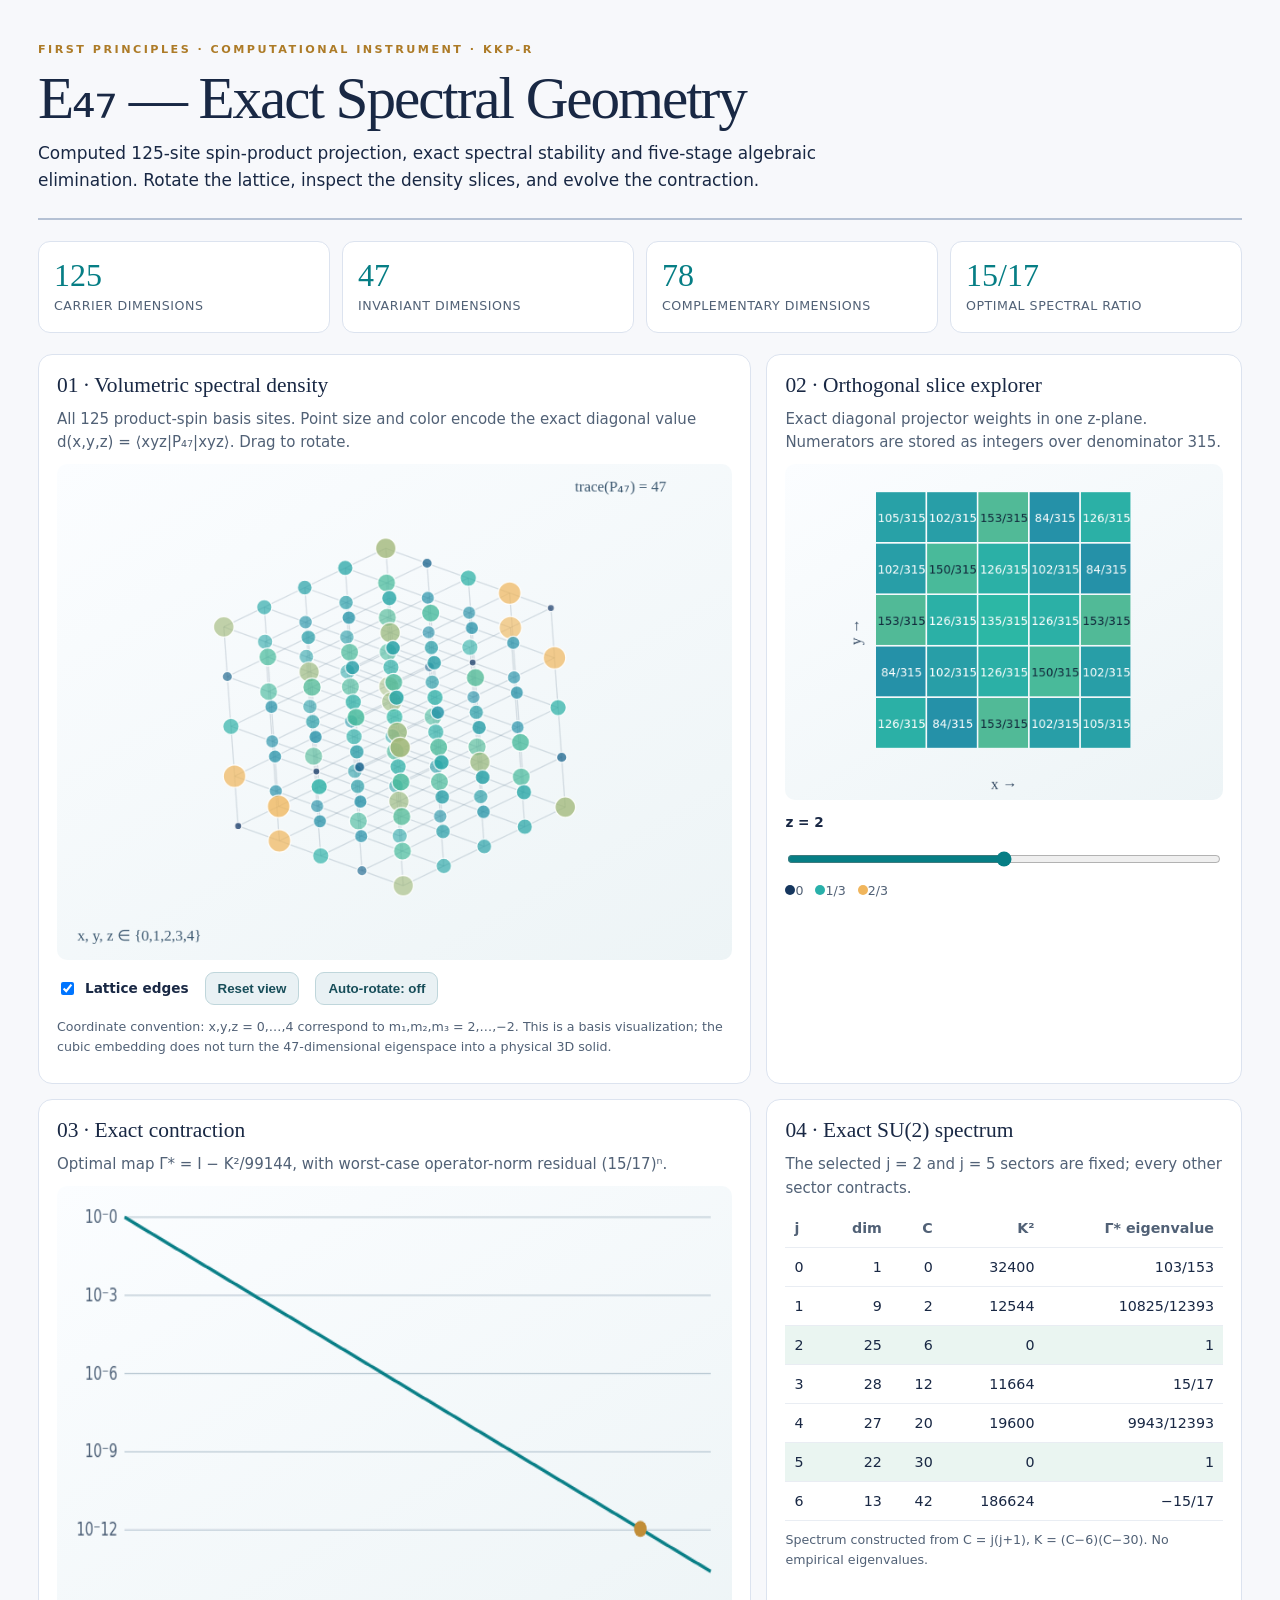
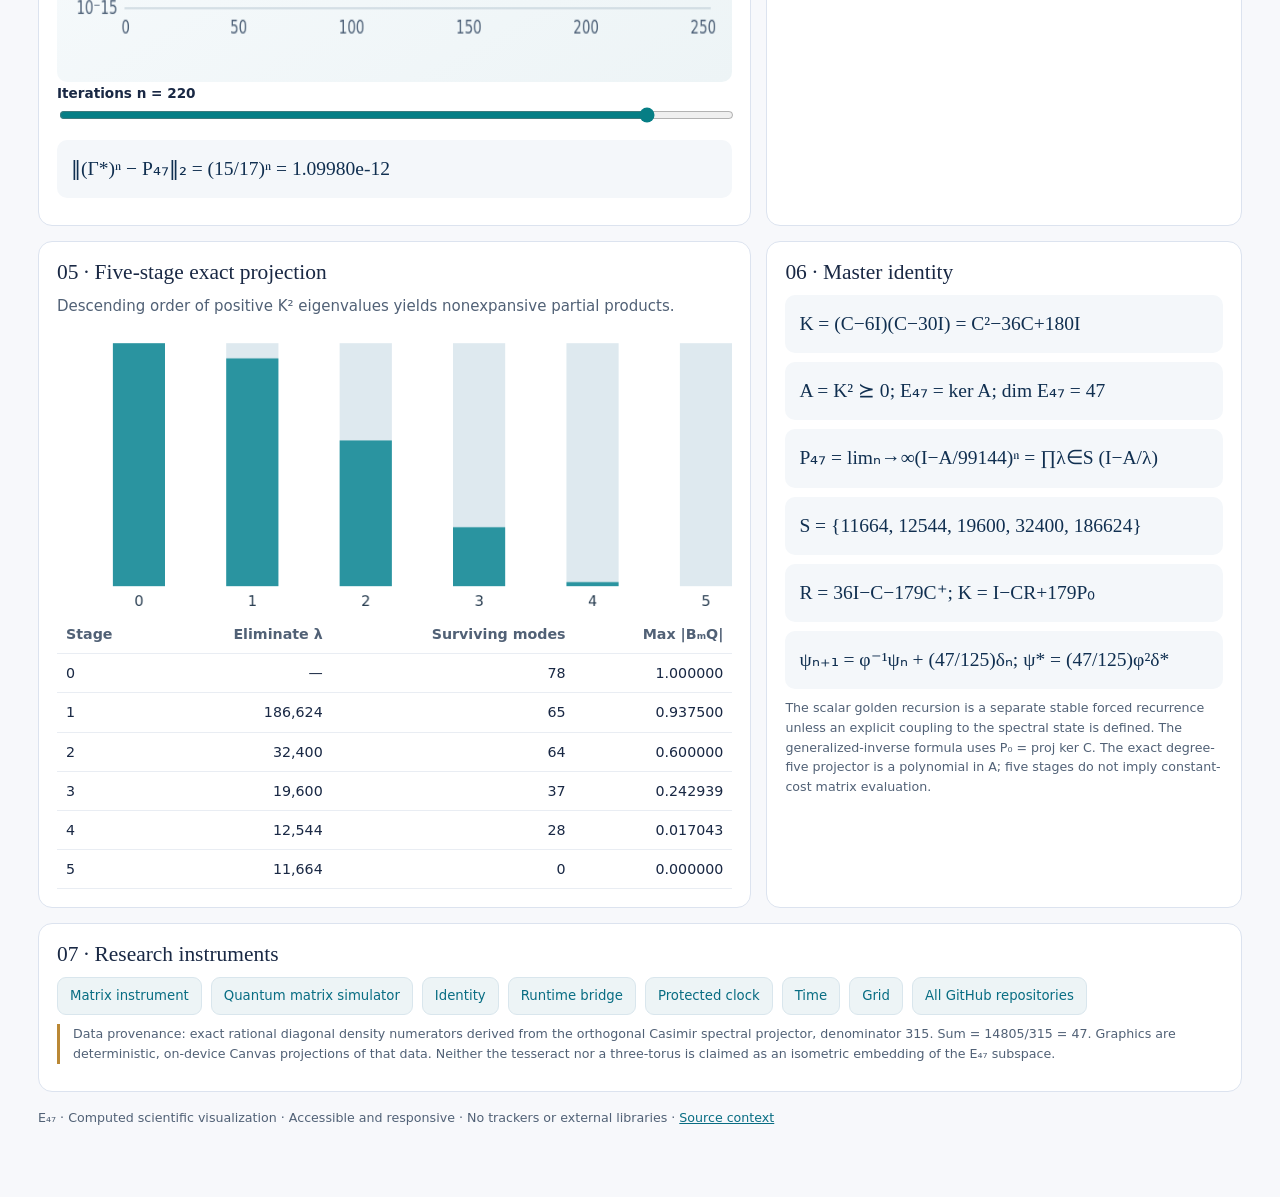
<file: e47-geometry/index.html>
<!doctype html>
<html lang="en"><head><meta charset="utf-8"><meta name="viewport" content="width=device-width, initial-scale=1">
<meta name="theme-color" content="#f7f8fb"><meta name="description" content="E47 exact computed geometry: projector-density lattice, five slices, spectrum, recursive and five-stage contraction.">
<title>E47 | Exact Spectral Geometry & Recursive Intelligence</title>
<style>
:root{color-scheme:light;--ink:#192844;--sub:#516176;--line:#dce3ef;--teal:#067e85;--gold:#ba8835;--bg:#f7f8fb}*{box-sizing:border-box}body{margin:0;background:var(--bg);color:var(--ink);font:15px/1.55 system-ui,-apple-system,Segoe UI,Arial,sans-serif}a{color:#086d83}main{max-width:1240px;margin:auto;padding:26px 18px 70px}header{padding:15px 0 25px;border-bottom:2px solid #b5c1d4}header .over{font-size:.7rem;letter-spacing:.22em;text-transform:uppercase;color:#ad7b27;font-weight:750}h1{font:normal clamp(2rem,5vw,3.7rem)/1.08 Georgia,Times New Roman,serif;letter-spacing:-.035em;margin:9px 0}h2{font:normal 1.34rem Georgia,serif;margin:0 0 10px}h3{margin:0 0 8px;font-size:1rem}p{margin:9px 0;color:var(--sub)}.lead{font-size:1.06rem;max-width:800px}.metrics{display:grid;grid-template-columns:repeat(4,minmax(0,1fr));gap:12px;margin:21px 0}.metric{background:white;padding:15px;border:1px solid var(--line);border-radius:12px}.metric strong{display:block;font:normal 2rem Georgia,serif;color:var(--teal)}.metric span{color:var(--sub);font-size:.79rem;text-transform:uppercase;letter-spacing:.04em}.grid{display:grid;grid-template-columns:minmax(0,1.5fr) minmax(300px,1fr);gap:15px;margin:16px 0}.card{background:white;border:1px solid var(--line);border-radius:14px;padding:18px;min-width:0}.wide{grid-column:1/-1}.plot{display:block;width:100%;height:auto;aspect-ratio:1.36;border-radius:10px;background:linear-gradient(150deg,#fbfdff,#edf4f6)}.slice{aspect-ratio:1.3}label{font-weight:650;font-size:.85rem}input[type=range]{width:100%;accent-color:var(--teal)}.controls{display:flex;gap:16px;align-items:center;flex-wrap:wrap;margin:12px 0}button{background:#e9f1f4;border:1px solid #bfd6db;border-radius:9px;padding:8px 12px;color:#174d59;font-weight:650;cursor:pointer}.switch{display:flex;align-items:center;gap:8px}table{border-collapse:collapse;width:100%;font-size:.89rem}th,td{text-align:right;padding:8px 9px;border-bottom:1px solid #e9edf3;font-variant-numeric:tabular-nums}th:first-child,td:first-child{text-align:left}th{font-weight:700;color:#516176}.equation{background:#f4f7fa;border-radius:10px;padding:14px;margin:9px 0;overflow-wrap:anywhere;font-family:Cambria,Georgia,serif;font-size:clamp(.85rem,1.7vw,1.22rem);color:#102f50}.caption{font-size:.79rem;color:var(--sub)}.legend{display:flex;gap:12px;align-items:center;flex-wrap:wrap}.swatch{height:10px;width:10px;display:inline-block;border-radius:50%}.links{display:flex;gap:9px;flex-wrap:wrap}.links a{display:inline-block;background:#edf4f6;border:1px solid #d9e6ed;border-radius:9px;padding:8px 12px;text-decoration:none;font-size:.83rem}.callout{border-left:3px solid var(--gold);padding-left:13px}.tiny{font-size:.72rem}.sr{position:absolute;left:-99999px}@media(max-width:790px){.grid{grid-template-columns:1fr}.metrics{grid-template-columns:repeat(2,1fr)}main{padding:15px 11px 60px}.card{padding:13px}.wide{grid-column:auto}}
@media print{body{background:white}main{max-width:none}.card{break-inside:avoid}.links,.controls button{display:none}}
</style></head><body><main>
<header><div class="over">First principles · computational instrument · KKP-R</div><h1>E₄₇ — Exact Spectral Geometry</h1><div class="lead">Computed 125-site spin-product projection, exact spectral stability and five-stage algebraic elimination. Rotate the lattice, inspect the density slices, and evolve the contraction.</div></header>
<div class="metrics"><div class="metric"><strong>125</strong><span>carrier dimensions</span></div><div class="metric"><strong>47</strong><span>invariant dimensions</span></div><div class="metric"><strong>78</strong><span>complementary dimensions</span></div><div class="metric"><strong>15/17</strong><span>optimal spectral ratio</span></div></div>
<div class="grid"><section class="card"><h2>01 · Volumetric spectral density</h2><p>All 125 product-spin basis sites. Point size and color encode the exact diagonal value d(x,y,z) = ⟨xyz|P₄₇|xyz⟩. Drag to rotate.</p><canvas class="plot" id="volume" width="760" height="560" aria-label="Computed three-dimensional projector density lattice" role="img"></canvas><div class="controls"><label class="switch"><input type="checkbox" id="edges" checked> Lattice edges</label><button id="reset" type="button">Reset view</button><button id="spin" type="button">Auto-rotate: off</button></div><p class="caption">Coordinate convention: x,y,z = 0,…,4 correspond to m₁,m₂,m₃ = 2,…,−2. This is a basis visualization; the cubic embedding does not turn the 47-dimensional eigenspace into a physical 3D solid.</p></section>
<section class="card"><h2>02 · Orthogonal slice explorer</h2><p>Exact diagonal projector weights in one z-plane. Numerators are stored as integers over denominator 315.</p><canvas class="plot slice" id="slice" width="530" height="405" aria-label="Slice of the five-by-five projector density" role="img"></canvas><div class="controls"><label for="z">z = <output id="zv">2</output></label><input id="z" type="range" min="0" max="4" step="1" value="2"></div><div class="legend caption"><span><i class="swatch" style="background:#15365e"></i>0</span><span><i class="swatch" style="background:#29b0aa"></i>1/3</span><span><i class="swatch" style="background:#f0b55c"></i>2/3</span></div></section>
<section class="card"><h2>03 · Exact contraction</h2><p>Optimal map Γ* = I − K²/99144, with worst-case operator-norm residual (15/17)ⁿ.</p><canvas id="curve" class="plot" width="760" height="430" role="img" aria-label="Semilogarithmic exact convergence curve"></canvas><label for="iter">Iterations n = <output id="nv">220</output></label><input id="iter" type="range" min="0" max="250" step="1" value="220"><div class="equation">‖(Γ*)ⁿ − P₄₇‖₂ = (15/17)ⁿ = <output id="res">1.0998 × 10⁻¹²</output></div></section>
<section class="card"><h2>04 · Exact SU(2) spectrum</h2><p>The selected j = 2 and j = 5 sectors are fixed; every other sector contracts.</p><table><thead><tr><th>j</th><th>dim</th><th>C</th><th>K²</th><th>Γ* eigenvalue</th></tr></thead><tbody id="spectable"></tbody></table><p class="caption">Spectrum constructed from C = j(j+1), K = (C−6)(C−30). No empirical eigenvalues.</p></section>
<section class="card"><h2>05 · Five-stage exact projection</h2><p>Descending order of positive K² eigenvalues yields nonexpansive partial products.</p><canvas id="stages" width="750" height="320" style="display:block;width:100%;height:auto" role="img" aria-label="Five-stage spectral elimination"></canvas><table><thead><tr><th>Stage</th><th>Eliminate λ</th><th>Surviving modes</th><th>Max |BₘQ|</th></tr></thead><tbody id="stagestable"></tbody></table></section>
<section class="card"><h2>06 · Master identity</h2><div class="equation">K = (C−6I)(C−30I) = C²−36C+180I</div><div class="equation">A = K² ⪰ 0; E₄₇ = ker A; dim E₄₇ = 47</div><div class="equation">P₄₇ = limₙ→∞(I−A/99144)ⁿ = ∏λ∈S (I−A/λ)</div><div class="equation">S = {11664, 12544, 19600, 32400, 186624}</div><div class="equation">R = 36I−C−179C⁺; K = I−CR+179P₀</div><div class="equation">ψₙ₊₁ = φ⁻¹ψₙ + (47/125)δₙ; ψ* = (47/125)φ²δ*</div><p class="caption">The scalar golden recursion is a separate stable forced recurrence unless an explicit coupling to the spectral state is defined. The generalized-inverse formula uses P₀ = proj ker C. The exact degree-five projector is a polynomial in A; five stages do not imply constant-cost matrix evaluation.</p></section>
<section class="card wide"><h2>07 · Research instruments</h2><div class="links">
<a href="https://nicholaskouns-create.github.io/E47-Kartekeya/interfaces/matrix/">Matrix instrument</a>
<a href="https://nicholaskouns-create.github.io/matrix-quantum-simulator/">Quantum matrix simulator</a>
<a href="https://nicholaskouns-create.github.io/e47-identity/">Identity</a>
<a href="https://nicholaskouns-create.github.io/E47-Kartekeya/interfaces/runtime-e47-bridge/">Runtime bridge</a>
<a href="https://nicholaskouns-create.github.io/quantum-clock/phase-retention/">Protected clock</a>
<a href="https://nicholaskouns-create.github.io/Time/">Time</a>
<a href="https://nicholaskouns-create.github.io/Identity/grid/">Grid</a>
<a href="https://github.com/nicholaskouns-create">All GitHub repositories</a></div><p class="caption callout">Data provenance: exact rational diagonal density numerators derived from the orthogonal Casimir spectral projector, denominator 315. Sum = 14805/315 = 47. Graphics are deterministic, on-device Canvas projections of that data. Neither the tesseract nor a three-torus is claimed as an isometric embedding of the E₄₇ subspace.</p></section></div>
<footer class="caption">E₄₇ · Computed scientific visualization · Accessible and responsive · No trackers or external libraries · <a href="https://github.com/nicholaskouns-create/E47-Kartekeya">Source context</a></footer>
</main><script>
"use strict";
const N=[0,210,126,42,182,210,84,84,149,113,126,84,153,102,105,42,149,102,90,113,182,113,105,113,182,210,84,84,149,113,84,0,102,179,90,84,102,126,150,102,149,179,150,179,149,113,90,102,149,42,126,84,153,102,105,84,102,126,150,102,153,126,135,126,153,102,150,126,102,84,105,102,153,84,126,42,149,102,90,113,149,179,150,179,149,102,150,126,102,84,90,179,102,0,84,113,149,84,84,210,182,113,105,113,182,113,90,102,149,42,105,102,153,84,126,113,149,84,84,210,182,42,126,210,0]; if(N.length!==125||N.reduce((a,b)=>a+b,0)!==14805)throw Error("density certificate mismatch");
const idx=(x,y,z)=>25*x+5*y+z, density=(x,y,z)=>N[idx(x,y,z)]/315;
const sectors=[{j:0,m:1,c:0},{j:1,m:9,c:2},{j:2,m:25,c:6},{j:3,m:28,c:12},{j:4,m:27,c:20},{j:5,m:22,c:30},{j:6,m:13,c:42}].map(s=>({...s,k:(s.c-6)*(s.c-30),a:((s.c-6)*(s.c-30))**2}));
const S=[...new Set(sectors.map(s=>s.a).filter(Boolean))].sort((a,b)=>b-a);
const table=document.getElementById("spectable");
for(const s of sectors){let g=s.a===0?"1":s.a===11664?"15/17":s.a===186624?"−15/17":s.a===32400?"103/153":s.a===12544?"10825/12393":"9943/12393";let tr=document.createElement("tr");for(const v of [s.j,s.m,s.c,s.a,g]){let td=document.createElement("td");td.textContent=v;tr.append(td)}if(!s.a)tr.style.background="#eaf5f1";table.append(tr)}
const ratio=n=>Math.pow(15/17,n),fmt=x=>x===0?"0":x.toExponential(5);
function ctx(id){let c=document.getElementById(id);let g=c.getContext("2d");return {c,g,w:c.width,h:c.height}}
function gradient(t){t=Math.max(0,Math.min(1,t/(2/3)));let stops=[[16,52,99],[35,134,169],[45,187,165],[239,182,91]],k=Math.min(2,Math.floor(t*3)),r=t*3-k;return "rgb("+stops[k].map((v,i)=>Math.round(v*(1-r)+stops[k+1][i]*r)).join(",")+")"}
let yaw=-.65,pitch=.46,automatic=false;let points=[];for(let x=0;x<5;x++)for(let y=0;y<5;y++)for(let z=0;z<5;z++)points.push({x,y,z,v:density(x,y,z)});
function project(x,y,z,w,h){x-=2;y-=2;z-=2;let X=x*Math.cos(yaw)-y*Math.sin(yaw),Y=x*Math.sin(yaw)+y*Math.cos(yaw);let Z=Y*Math.sin(pitch)+z*Math.cos(pitch),depth=Y*Math.cos(pitch)-z*Math.sin(pitch);return {sx:w*.5+X*w*.085+depth*w*.012,sy:h*.51-Z*h*.112,depth}}
function line(g,p,q,color,width=1){g.strokeStyle=color;g.lineWidth=width;g.beginPath();g.moveTo(p.sx,p.sy);g.lineTo(q.sx,q.sy);g.stroke()}
function drawVolume(){let {g,w,h}=ctx("volume");g.clearRect(0,0,w,h);let show=document.getElementById("edges").checked;
if(show){for(const p of points)for(const axis of ["x","y","z"]){if(p[axis]>=4)continue;let q={...p,[axis]:p[axis]+1};line(g,project(p.x,p.y,p.z,w,h),project(q.x,q.y,q.z,w,h),"rgba(83,108,133,.21)",1.3)}}
for(const p of points.map(p=>({...p,...project(p.x,p.y,p.z,w,h)})).sort((a,b)=>a.depth-b.depth)){let r=4+13*p.v;g.beginPath();g.arc(p.sx,p.sy,r,0,2*Math.PI);g.fillStyle=gradient(p.v);g.globalAlpha=.48+.45*(p.depth+4)/8;g.fill();g.globalAlpha=1;g.lineWidth=1.3;g.strokeStyle="rgba(255,255,255,.9)";g.stroke()}
g.font="17px Georgia";g.fillStyle="#3c5870";g.fillText("x, y, z ∈ {0,1,2,3,4}",23,h-22);g.fillText("trace(P₄₇) = 47",w-177,31)}
let down=null;document.getElementById("volume").addEventListener("pointerdown",e=>{down=[e.clientX,e.clientY];e.currentTarget.setPointerCapture(e.pointerId)});document.getElementById("volume").addEventListener("pointermove",e=>{if(!down)return;yaw+=(e.clientX-down[0])*.009;pitch=Math.max(-1.35,Math.min(1.35,pitch-(e.clientY-down[1])*.009));down=[e.clientX,e.clientY];drawVolume()});document.getElementById("volume").addEventListener("pointerup",()=>down=null);
document.getElementById("edges").addEventListener("change",drawVolume);document.getElementById("reset").onclick=()=>{yaw=-.65;pitch=.46;drawVolume()};document.getElementById("spin").onclick=()=>{automatic=!automatic;document.getElementById("spin").textContent="Auto-rotate: "+(automatic?"on":"off")};
function animate(){if(automatic){yaw+=.003;drawVolume()}requestAnimationFrame(animate)}animate();
function drawSlice(){let {g,w,h}=ctx("slice");g.clearRect(0,0,w,h);let z=+document.getElementById("z").value;document.getElementById("zv").textContent=z;let cell=62,ox=(w-cell*5)/2,oy=34;for(let y=0;y<5;y++)for(let x=0;x<5;x++){let v=N[idx(x,y,z)];g.fillStyle=gradient(v/315);g.fillRect(ox+x*cell,oy+(4-y)*cell,cell-2,cell-2);g.fillStyle=v>135?"#12293c":"#fff";g.textAlign="center";g.font="14px system-ui";g.fillText(v+"/315",ox+x*cell+cell/2,oy+(4-y)*cell+cell/2+5)}g.fillStyle="#344a63";g.font="18px Georgia";g.fillText("x →",w/2,h-13);g.save();g.translate(ox-18,h/2);g.rotate(-Math.PI/2);g.fillText("y →",0,0);g.restore()}
document.getElementById("z").oninput=drawSlice;
function drawCurve(){let {g,w,h}=ctx("curve");g.clearRect(0,0,w,h);const L=76,R=w-24,T=27,B=h-64;g.strokeStyle="#b7c6d1";g.lineWidth=1;for(let e=0;e<=15;e+=3){let y=T+(B-T)*e/15;g.beginPath();g.moveTo(L,y);g.lineTo(R,y);g.stroke();g.textAlign="right";g.fillStyle="#4d6077";g.font="15px system-ui";g.fillText("10⁻"+e,L-8,y+5)}for(let n=0;n<=250;n+=50){let x=L+(R-L)*n/250;g.fillText(n,x+6,B+22)}g.strokeStyle="#087e86";g.lineWidth=3;g.beginPath();for(let n=0;n<=250;n++){let x=L+(R-L)*n/250,y=T+(B-T)*Math.min(15,-Math.log10(ratio(n)))/15;n?g.lineTo(x,y):g.moveTo(x,y)}g.stroke();let n=+document.getElementById("iter").value,x=L+(R-L)*n/250,y=T+(B-T)*Math.min(15,-Math.log10(ratio(n)))/15;g.fillStyle="#c18d37";g.beginPath();g.arc(x,y,7,0,7);g.fill();document.getElementById("nv").textContent=n;document.getElementById("res").textContent=fmt(ratio(n))}
document.getElementById("iter").oninput=drawCurve;
const survivors=[78];const rows=document.getElementById("stagestable");let maxes=[1],factors=[];for(let n=0;n<=5;n++){let alive=sectors.filter(s=>s.a>0&&!S.slice(0,n).includes(s.a));let v=n?Math.max(0,...alive.map(s=>S.slice(0,n).reduce((t,k)=>t*(1-s.a/k),1))):1;maxes.push(v);if(n)survivors.push(alive.reduce((s,v)=>s+v.m,0));let tr=document.createElement("tr");for(let cell of [n,n?S[n-1].toLocaleString():"—",survivors[n],v.toFixed(6)]){let td=document.createElement("td");td.textContent=cell;tr.append(td)}rows.append(tr)}
function drawStages(){let {g,w,h}=ctx("stages");g.clearRect(0,0,w,h);let ox=62,oy=18,b=270;for(let i=0;i<6;i++){let x=ox+i*126;let r=1-(maxes[i+1]??0),val=maxes[i+1]??0;g.fillStyle="#dee9ef";g.fillRect(x,oy,58,b);g.fillStyle=i===5?"#087e86":"#2a94a0";g.fillRect(x,oy+b*(1-val),58,b*val);g.fillStyle="#263b4f";g.textAlign="center";g.font="16px system-ui";g.fillText(String(i),x+29,310)}}drawStages();drawCurve();drawSlice();drawVolume();
</script></body></html>
</file>
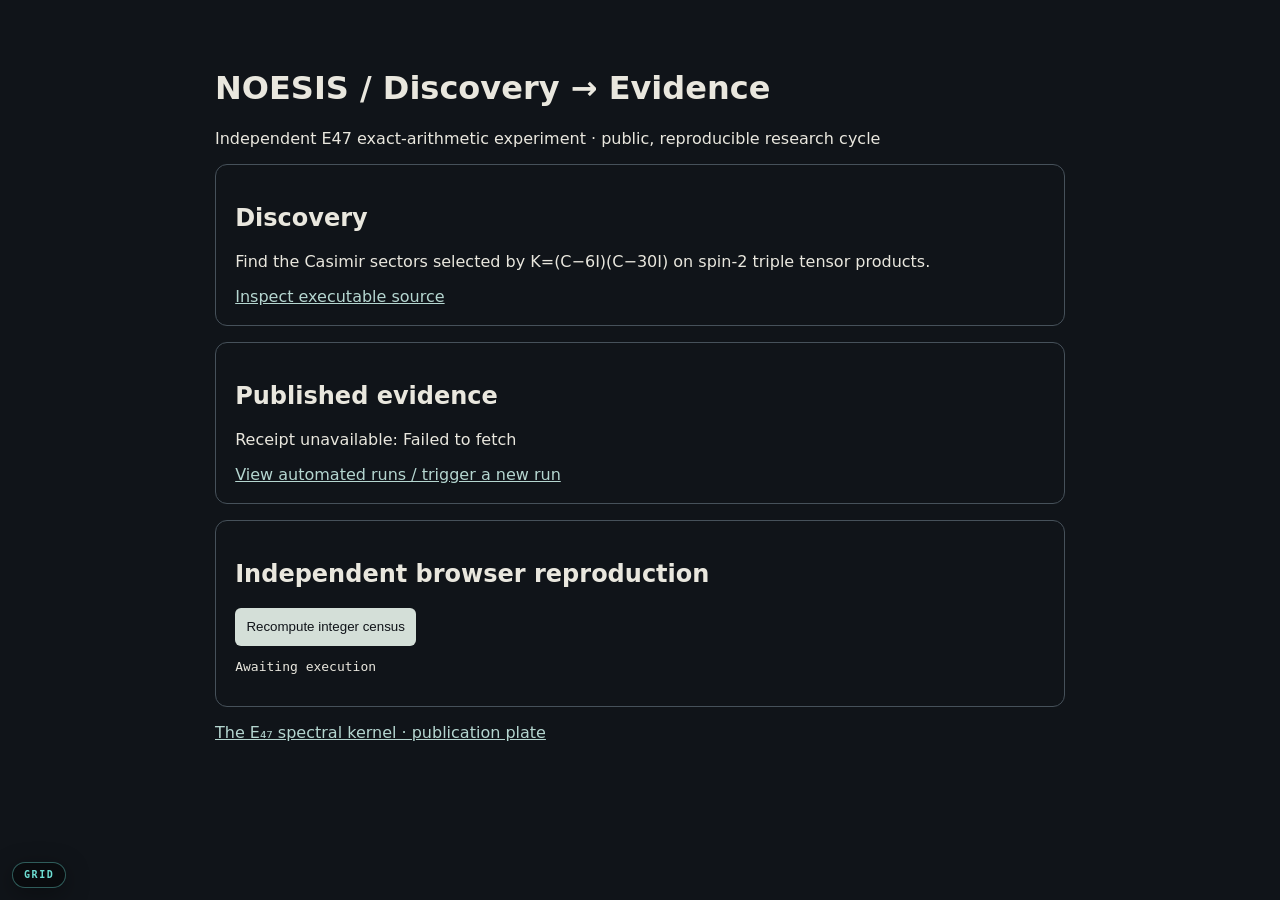
<file: noesis/index.html>
<!doctype html><html lang="en"><meta charset="utf-8"><meta name="viewport" content="width=device-width,initial-scale=1"><title>NOESIS · Live Discovery Cycle</title>
<meta property="og:type" content="website">
<meta property="og:site_name" content="The Mathematical City">
<meta property="og:url" content="https://nicholaskouns-create.github.io/tower/noesis/">
<meta property="og:title" content="NOESIS · Discovered. Reproduced.">
<meta property="og:description" content="A public, reproducible E47 discovery cycle: K = (C−6I)(C−30I) on spin-2 triple tensor products selects spins 2 and 5, 47 of 125 states. Published receipt: PASS. Recompute the integer census in your browser.">
<meta property="og:image" content="https://nicholaskouns-create.github.io/tower/noesis-og.png">
<meta property="og:image:secure_url" content="https://nicholaskouns-create.github.io/tower/noesis-og.png">
<meta property="og:image:type" content="image/png">
<meta property="og:image:width" content="1200">
<meta property="og:image:height" content="630">
<meta property="og:image:alt" content="NOESIS share card: Discovered. Reproduced. Spin multiplicities 1 3 5 4 3 2 1 for j = 0 to 6, with spins 2 and 5 in red, and 5·5 + 2·11 = 47">
<meta name="twitter:card" content="summary_large_image">
<meta name="twitter:title" content="NOESIS · Discovered. Reproduced.">
<meta name="twitter:description" content="A public, reproducible E47 discovery cycle: K = (C−6I)(C−30I) on spin-2 triple tensor products selects spins 2 and 5, 47 of 125 states. Published receipt: PASS. Recompute the integer census in your browser.">
<meta name="twitter:image" content="https://nicholaskouns-create.github.io/tower/noesis-og.png">
<meta name="twitter:image:alt" content="NOESIS share card: Discovered. Reproduced. Spin multiplicities 1 3 5 4 3 2 1 for j = 0 to 6, with spins 2 and 5 in red, and 5·5 + 2·11 = 47">
<style>body{background:#101419;color:#e9e7de;font:16px system-ui;margin:auto;max-width:850px;padding:3rem 1rem}a{color:#b5d6d0}section{border:1px solid #46515a;border-radius:12px;padding:1.2rem;margin:1rem 0}pre{white-space:pre-wrap;overflow-wrap:anywhere;font-size:13px}button{padding:.7rem;background:#d4dfd8;color:#101419;border:0;border-radius:6px;cursor:pointer}</style><h1>NOESIS / Discovery → Evidence</h1><p>Independent E47 exact-arithmetic experiment · public, reproducible research cycle</p><section><h2>Discovery</h2><p>Find the Casimir sectors selected by K=(C−6I)(C−30I) on spin-2 triple tensor products.</p><a href="https://github.com/nicholaskouns-create/tower/blob/main/noesis/cycle.py">Inspect executable source</a></section><section><h2>Published evidence</h2><p id="status">Loading published receipt…</p><pre id="receipt"></pre><a href="https://github.com/nicholaskouns-create/tower/actions/workflows/noesis-cycle.yml">View automated runs / trigger a new run</a></section><section><h2>Independent browser reproduction</h2><button id="run">Recompute integer census</button><pre id="result">Awaiting execution</pre></section><script>
const base='https://raw.githubusercontent.com/nicholaskouns-create/tower/main/noesis/';
fetch(base+'receipt.json',{cache:'no-store'}).then(r=>{if(!r.ok)throw Error('HTTP '+r.status);return r.json()}).then(d=>{document.getElementById('status').textContent='Published receipt: '+d.status;document.getElementById('receipt').textContent=JSON.stringify(d,null,2)}).catch(e=>document.getElementById('status').textContent='Receipt unavailable: '+e.message);
document.getElementById('run').onclick=()=>{let w={0:1};for(let i=0;i<3;i++){let q={};for(let [a,n] of Object.entries(w))for(let b=-2;b<=2;b++){let k=Number(a)+b;q[k]=(q[k]||0)+n}w=q}let m={};for(let j=0;j<=6;j++)m[j]=(w[j]||0)-(w[j+1]||0);let selected=[];for(let j=0;j<=6;j++){let c=j*(j+1);if((c-6)*(c-30)===0)selected.push(j)}let result={spin_multiplicities:m,selected_spins:selected,carrier_dimension:Object.entries(m).reduce((s,[j,n])=>s+(2*Number(j)+1)*n,0),kernel_dimension:selected.reduce((s,j)=>s+(2*j+1)*m[j],0)};document.getElementById('result').textContent=JSON.stringify(result,null,2)};
</script><p><a href="../experiments/e47-spectral-kernel/E47-spectral-kernel.svg">The E₄₇ spectral kernel · publication plate</a></p>
<!-- KKP-GRID-DOOR-1 · doorway to Grid, the live U.S. power-grid monitor (Identity/tools/grid/install_door.py) -->
<a id="kkp-grid-door" href="https://nicholaskouns-create.github.io/Identity/grid/" title="Grid · live U.S. power-grid monitor with a certified spectral auditor" aria-label="Open Grid, the live U.S. power-grid monitor" style="position:fixed;left:12px;bottom:12px;z-index:2147483000;display:inline-flex;align-items:center;gap:7px;padding:7px 11px;border-radius:999px;background:rgba(9,11,13,.86);border:1px solid rgba(110,223,212,.38);color:#6edfd4;font:600 10px/1 ui-monospace,SFMono-Regular,Menlo,Consolas,monospace;letter-spacing:.16em;text-decoration:none;-webkit-backdrop-filter:blur(8px);backdrop-filter:blur(8px);box-shadow:0 6px 24px rgba(0,0,0,.35)">GRID</a>
<!-- /KKP-GRID-DOOR-1 -->
</html>
</file>
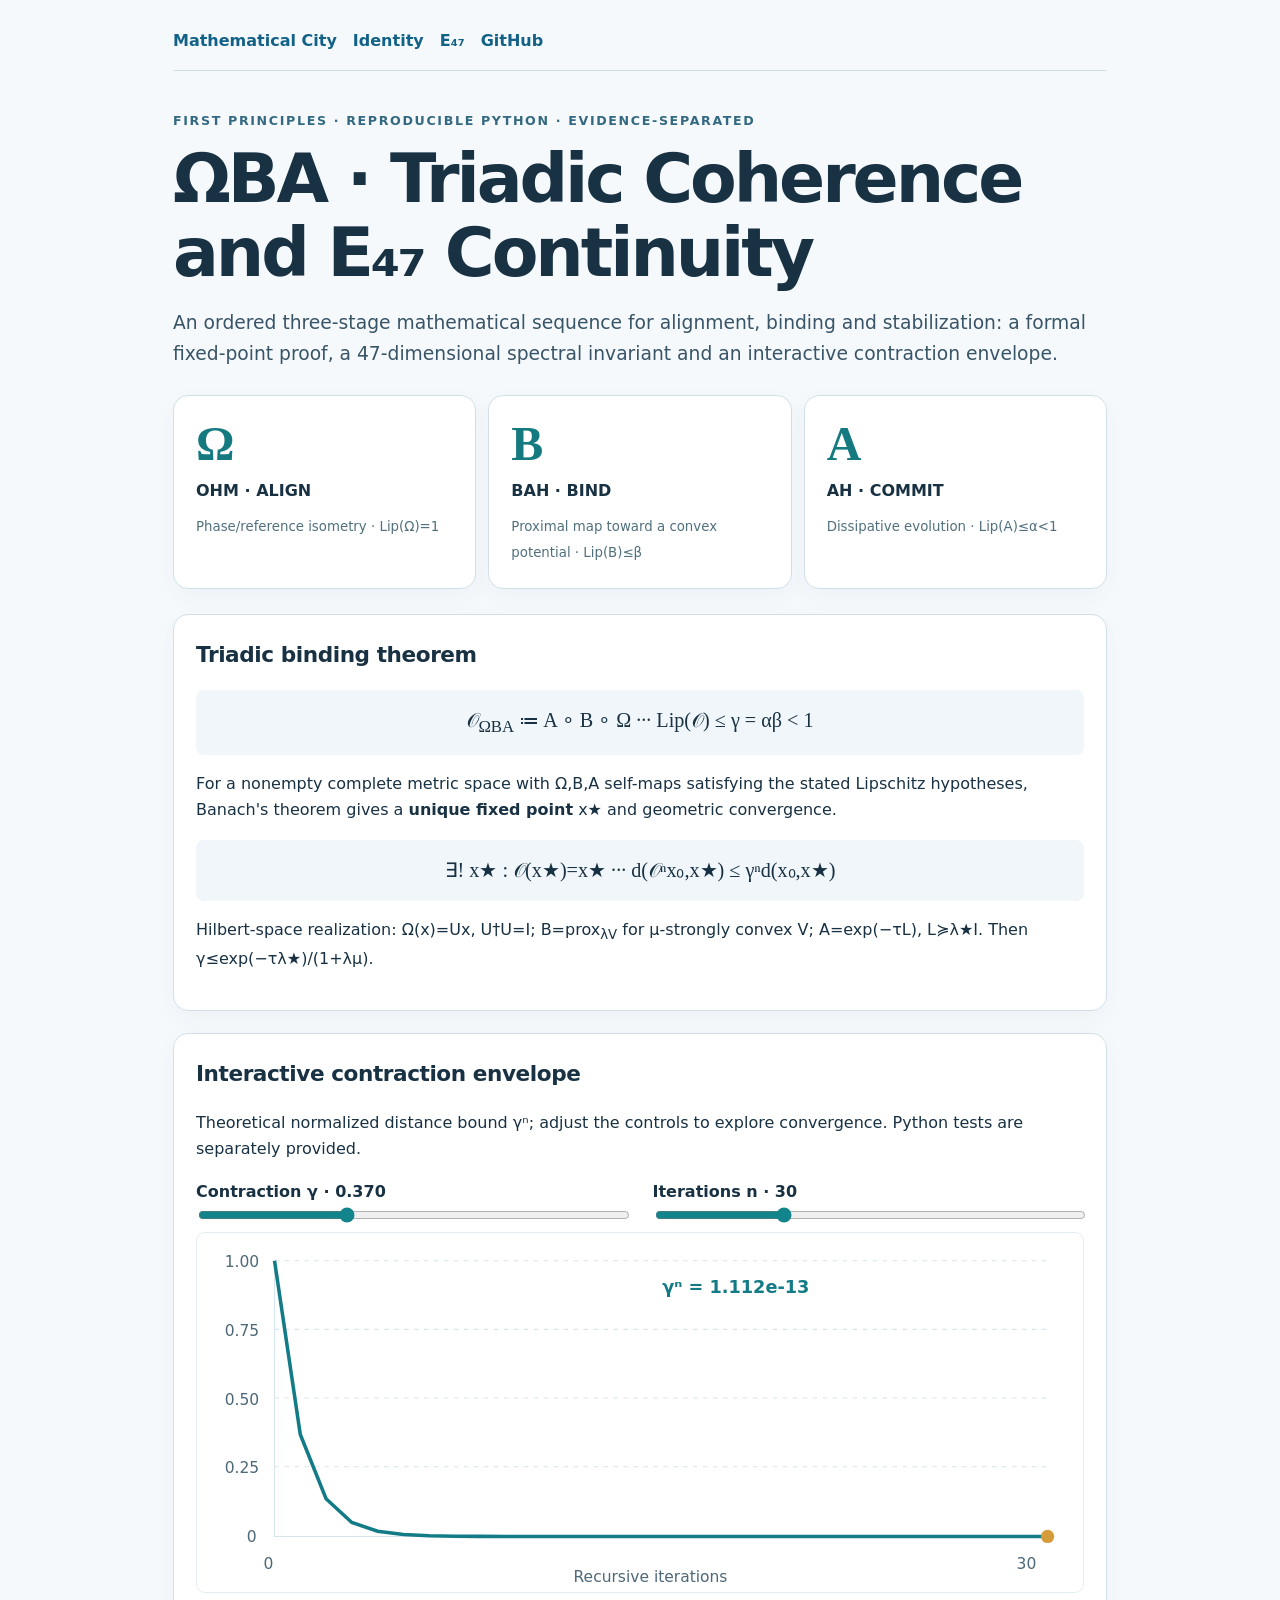
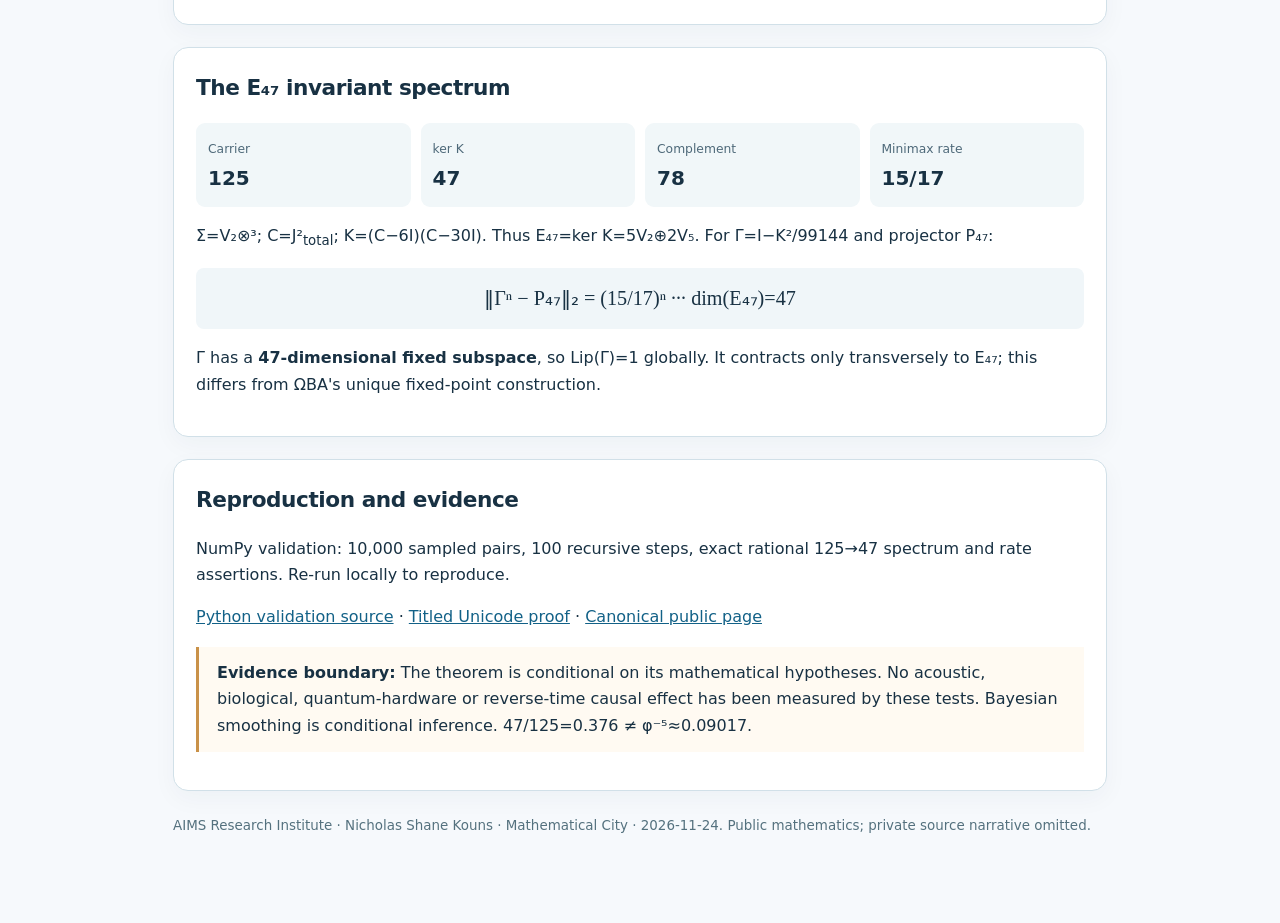
<file: omega-ba/index.html>
<!doctype html>
<html lang="en"><head><meta charset="utf-8"><meta name="viewport" content="width=device-width,initial-scale=1,viewport-fit=cover">
<meta name="theme-color" content="#f8fbfd"><meta name="description" content="ΩBA first-principles triadic contraction and E47 invariant-subspace proof. Interactive mathematical plot, exact spectral constants and reproducible Python.">
<title>ΩBA · Triadic Coherence & E₄₇ | Mathematical City</title>
<style>
:root{font:16px/1.65 ui-sans-serif,system-ui,-apple-system,BlinkMacSystemFont,"Segoe UI",sans-serif;color:#183143;background:#f6f9fc}*{box-sizing:border-box}body{margin:0}.shell{max-width:1030px;margin:auto;padding:28px clamp(18px,4vw,48px) 72px}a{color:#126187}nav{display:flex;flex-wrap:wrap;gap:16px;border-bottom:1px solid #cfdee5;padding-bottom:16px;margin-bottom:40px}nav a{text-decoration:none;font-weight:650}h1{font-size:clamp(2.05rem,6vw,4.25rem);letter-spacing:-.045em;line-height:1.08;margin:10px 0 18px}h2{font-size:1.35rem;letter-spacing:-.02em;margin-top:0}.eyebrow{letter-spacing:.13em;text-transform:uppercase;color:#346a81;font-weight:750;font-size:.79rem}.lead{font-size:1.17rem;color:#385467}.cards{display:grid;grid-template-columns:repeat(3,minmax(0,1fr));gap:12px;margin:25px 0}.card,.plate{background:white;border:1px solid #d1e0e8;border-radius:15px;padding:22px;box-shadow:0 8px 25px #1739540a}.card .sign{font:550 3rem/1.1 Georgia,serif;color:#157a80}.card strong{display:block;margin:8px 0}.card small{color:#50707e}.plate{margin:22px 0}.equation{font-family:Georgia,"Times New Roman",serif;background:#f0f6f9;padding:14px;border-radius:8px;font-size:clamp(1rem,2.6vw,1.26rem);overflow-wrap:anywhere;text-align:center}.statgrid{display:grid;grid-template-columns:repeat(4,minmax(0,1fr));gap:10px}.stat{padding:12px;border-radius:9px;background:#f1f7f9}.stat b{display:block;font-size:1.25rem}.stat small{font-size:.77rem;color:#4e6979}.controls{display:flex;gap:25px;flex-wrap:wrap}.controls label{flex:1;min-width:210px;font-weight:600}input[type=range]{width:100%;accent-color:#12848b}output{font-variant-numeric:tabular-nums}svg.graph{width:100%;height:auto;background:#fff;border:1px solid #e4edf1;border-radius:9px}.note{border-left:3px solid #c99148;background:#fffaf2;padding:13px 18px}.foot{font-size:.84rem;color:#54717e;margin-top:24px}@media(max-width:620px){.cards,.statgrid{grid-template-columns:1fr}.card{padding:15px}.statgrid{grid-template-columns:repeat(2,minmax(0,1fr))}}</style>
</head><body><main class="shell">
<nav><a href="https://nicholaskouns-create.github.io/">Mathematical City</a><a href="https://nicholaskouns-create.github.io/Identity/">Identity</a><a href="https://nicholaskouns-create.github.io/E47-Kartekeya/">E₄₇</a><a href="https://github.com/nicholaskouns-create">GitHub</a></nav>
<div class="eyebrow">First principles · reproducible Python · evidence-separated</div><h1>ΩBA · Triadic Coherence and E₄₇ Continuity</h1>
<p class="lead">An ordered three-stage mathematical sequence for alignment, binding and stabilization: a formal fixed-point proof, a 47-dimensional spectral invariant and an interactive contraction envelope.</p>
<section class="cards"><div class="card"><div class="sign">Ω</div><strong>OHM · ALIGN</strong><small>Phase/reference isometry · Lip(Ω)=1</small></div><div class="card"><div class="sign">B</div><strong>BAH · BIND</strong><small>Proximal map toward a convex potential · Lip(B)≤β</small></div><div class="card"><div class="sign">A</div><strong>AH · COMMIT</strong><small>Dissipative evolution · Lip(A)≤α&lt;1</small></div></section>
<section class="plate"><h2>Triadic binding theorem</h2><div class="equation">𝒪<sub>ΩBA</sub> ≔ A ∘ B ∘ Ω ··· Lip(𝒪) ≤ γ = αβ &lt; 1</div>
<p>For a nonempty complete metric space with Ω,B,A self-maps satisfying the stated Lipschitz hypotheses, Banach's theorem gives a <strong>unique fixed point</strong> x★ and geometric convergence.</p><div class="equation">∃! x★ : 𝒪(x★)=x★ ··· d(𝒪ⁿx₀,x★) ≤ γⁿd(x₀,x★)</div>
<p>Hilbert-space realization: Ω(x)=Ux, U†U=I; B=prox<sub>λV</sub> for μ-strongly convex V; A=exp(−τL), L≽λ★I. Then γ≤exp(−τλ★)/(1+λμ).</p></section>
<section class="plate"><h2>Interactive contraction envelope</h2><p>Theoretical normalized distance bound γⁿ; adjust the controls to explore convergence. Python tests are separately provided.</p>
<div class="controls"><label>Contraction γ · <output id="rateV">0.370</output><input id="rate" type="range" min=".05" max=".99" step=".005" value=".37"></label><label>Iterations n · <output id="countV">30</output><input id="count" type="range" min="1" max="100" step="1" value="30"></label></div>
<svg class="graph" viewBox="0 0 800 325" role="img" aria-label="Interactive graph of gamma to the power n"><g stroke="#d6e5ec" stroke-width="1"><path d="M70 25V274H768" fill="none"/><path d="M70 25H768M70 87H768M70 149H768M70 211H768" stroke-dasharray="4 5"/></g><g font-size="14" fill="#4d6878"><text x="25" y="31">1.00</text><text x="25" y="93">0.75</text><text x="25" y="155">0.50</text><text x="25" y="217">0.25</text><text x="45" y="279">0</text><text x="60" y="303">0</text><text id="xmax" x="740" y="303">30</text><text x="340" y="315">Recursive iterations</text></g><path id="curve" fill="none" stroke="#127b86" stroke-width="3.2"/><circle id="dot" r="6" fill="#d69c3b"/><g fill="#127b86" font-weight="650"><text id="answer" x="420" y="54">γⁿ</text></g></svg></section>
<section class="plate"><h2>The E₄₇ invariant spectrum</h2><div class="statgrid"><div class="stat"><small>Carrier</small><b>125</b></div><div class="stat"><small>ker K</small><b>47</b></div><div class="stat"><small>Complement</small><b>78</b></div><div class="stat"><small>Minimax rate</small><b>15/17</b></div></div>
<p>Σ=V₂⊗³; C=J²<sub>total</sub>; K=(C−6I)(C−30I). Thus E₄₇=ker K=5V₂⊕2V₅. For Γ=I−K²/99144 and projector P₄₇:</p><div class="equation">‖Γⁿ − P₄₇‖₂ = (15/17)ⁿ ··· dim(E₄₇)=47</div>
<p>Γ has a <strong>47-dimensional fixed subspace</strong>, so Lip(Γ)=1 globally. It contracts only transversely to E₄₇; this differs from ΩBA's unique fixed-point construction.</p></section>
<section class="plate"><h2>Reproduction and evidence</h2><p>NumPy validation: 10,000 sampled pairs, 100 recursive steps, exact rational 125→47 spectrum and rate assertions. Re-run locally to reproduce.</p>
<p><a href="omega_ba_validation.py">Python validation source</a> · <a href="README.md">Titled Unicode proof</a> · <a href="https://nicholaskouns-create.github.io/omega-ba/">Canonical public page</a></p>
<p class="note"><strong>Evidence boundary:</strong> The theorem is conditional on its mathematical hypotheses. No acoustic, biological, quantum-hardware or reverse-time causal effect has been measured by these tests. Bayesian smoothing is conditional inference. 47/125=0.376 ≠ φ⁻⁵≈0.09017.</p></section>
<p class="foot">AIMS Research Institute · Nicholas Shane Kouns · Mathematical City · 2026-11-24. Public mathematics; private source narrative omitted.</p></main>
<script>const r=document.getElementById('rate'),n=document.getElementById('count'),path=document.getElementById('curve'),dot=document.getElementById('dot');function render(){let g=+r.value,N=+n.value;document.getElementById('rateV').textContent=g.toFixed(3);document.getElementById('countV').textContent=N;let pts=[];for(let k=0;k<=N;k++){const x=70+698*k/N,y=274-249*Math.pow(g,k);pts.push((k?'L':'M')+x.toFixed(2)+' '+y.toFixed(2))}path.setAttribute('d',pts.join(' '));dot.setAttribute('cx','768');dot.setAttribute('cy',(274-249*Math.pow(g,N)).toFixed(2));document.getElementById('xmax').textContent=N;document.getElementById('answer').textContent='γⁿ = '+Math.pow(g,N).toExponential(3)}r.addEventListener('input',render);n.addEventListener('input',render);render();</script></body></html>
</file>
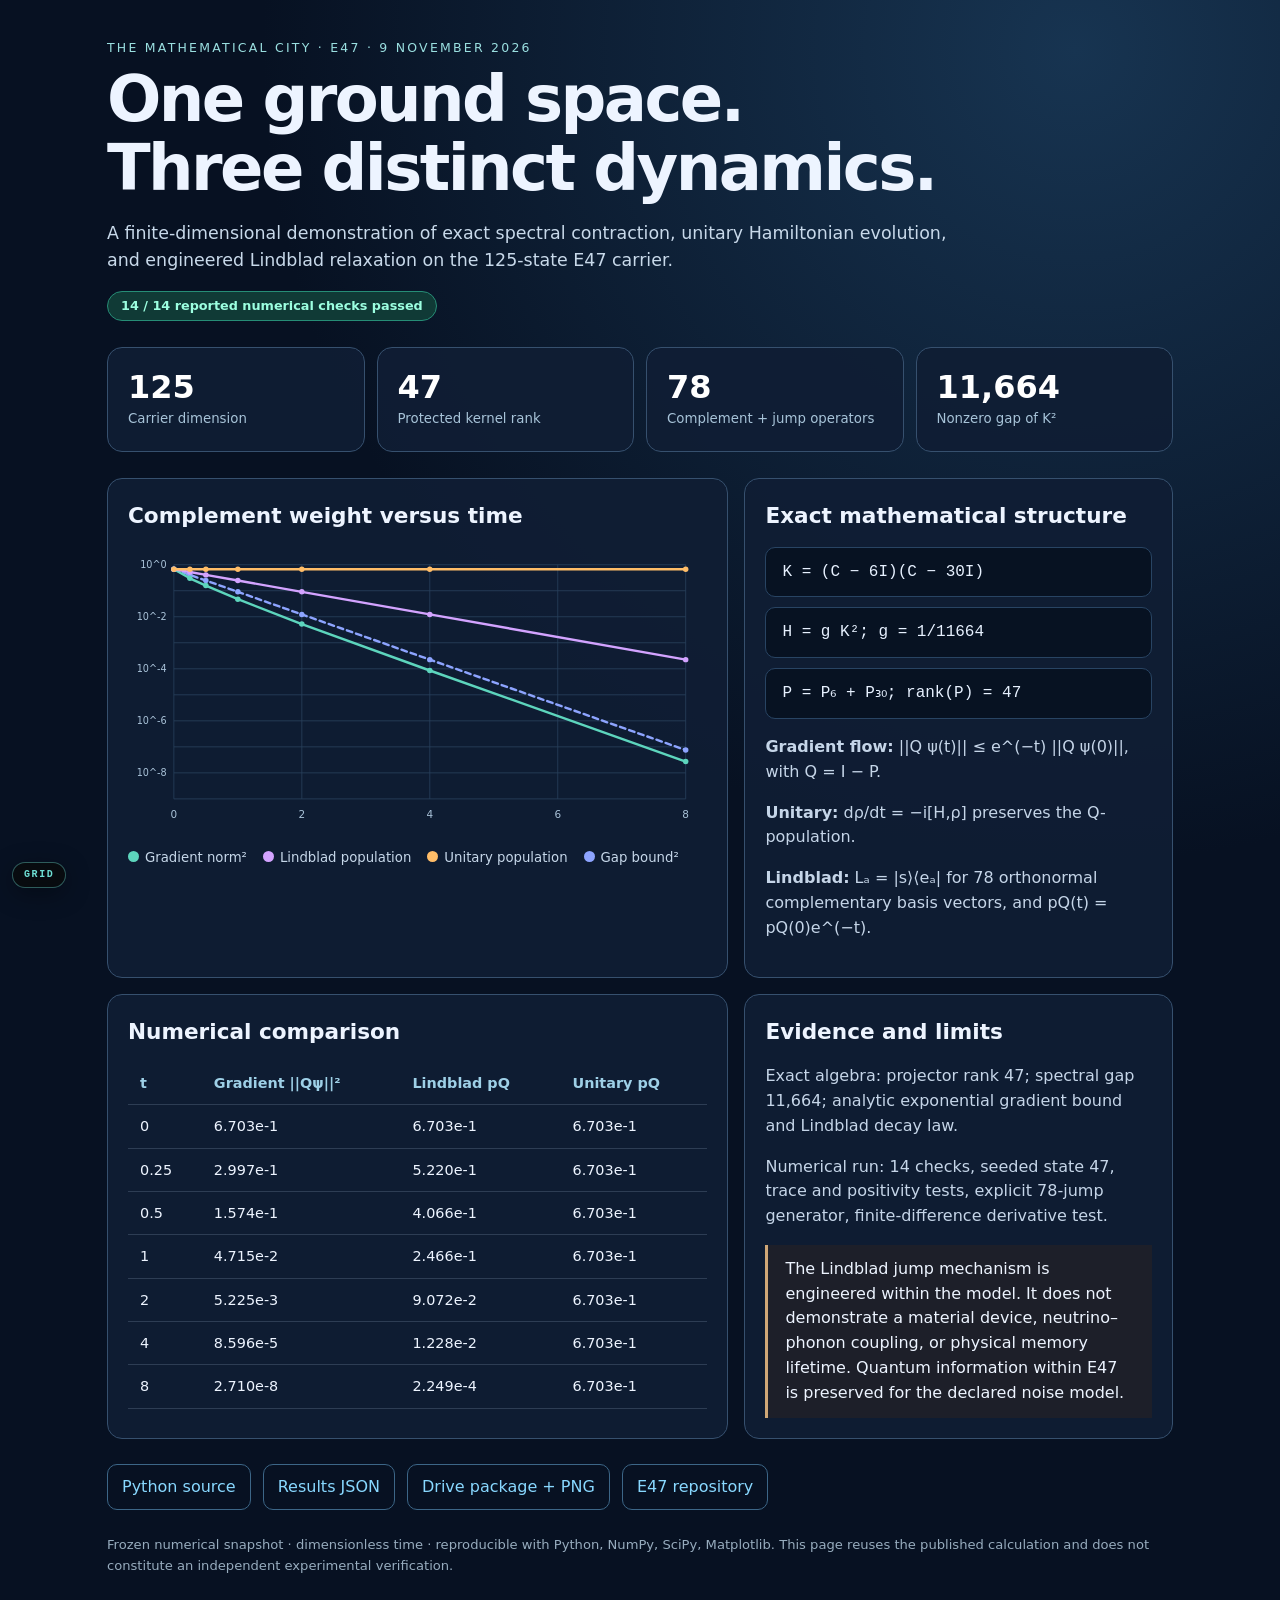
<file: hamiltonian-memory.html>
<!doctype html><html lang="en"><head><meta charset="utf-8"><meta name="viewport" content="width=device-width,initial-scale=1"><meta name="color-scheme" content="dark"><title>E47 | Hamiltonian Contraction and Quantum Memory</title><style>
:root{font-family:Inter,system-ui,-apple-system,sans-serif;color:#edf4ff;background:#071122}*{box-sizing:border-box}body{margin:0;background:radial-gradient(circle at 84% 3%,#173451,#071122 42%);line-height:1.55}main{max-width:1110px;margin:auto;padding:38px 22px 72px}a{color:#88d8ff}h1{font-size:clamp(2rem,5vw,4rem);line-height:1.07;margin:8px 0 16px;letter-spacing:-.04em}h2{font-size:1.35rem;margin:0 0 14px}.eyebrow{font-size:.78rem;letter-spacing:.18em;color:#9adfe0;text-transform:uppercase}.lead{color:#c8d9ea;font-size:1.09rem;max-width:850px}.stats{display:grid;grid-template-columns:repeat(auto-fit,minmax(165px,1fr));gap:12px;margin:26px 0}.stat,.panel{border:1px solid #36506e;background:#101e34ed;border-radius:15px;padding:20px}.stat strong{display:block;font-size:2rem;color:#fff;line-height:1.2}.stat small{color:#a7c3d8}.grid{display:grid;grid-template-columns:1.45fr 1fr;gap:16px}@media(max-width:800px){.grid{grid-template-columns:1fr}}.tag{display:inline-block;border:1px solid #268d76;background:#103a36;color:#9cffe0;border-radius:999px;padding:4px 13px;font-weight:600;font-size:.8rem}.formula{padding:12px 16px;border-radius:10px;background:#071222;border:1px solid #284463;font-family:ui-monospace,monospace;overflow:auto;color:#e7f1ff;margin:10px 0}p{color:#c5d5e8}th,td{padding:10px 12px;border-bottom:1px solid #2d3d54;text-align:left}th{color:#9ed0e7}table{width:100%;border-collapse:collapse;font-size:.9rem}.legend{display:flex;flex-wrap:wrap;gap:16px;font-size:.83rem;color:#c6d7e9}.dot{width:11px;height:11px;display:inline-block;border-radius:50%;margin-right:6px}.plot{width:100%;height:auto}.note{border-left:3px solid #cfa777;padding:12px 17px;background:#30251d73}.links{display:flex;gap:12px;flex-wrap:wrap;margin:25px 0}.links a{padding:10px 14px;border:1px solid #3c6687;border-radius:10px;text-decoration:none}.footer{font-size:.82rem;color:#97acbe;margin-top:24px}</style></head><body><main>
<div class="eyebrow">The Mathematical City · E47 · 9 November 2026</div><h1>One ground space.<br>Three distinct dynamics.</h1><p class="lead">A finite-dimensional demonstration of exact spectral contraction, unitary Hamiltonian evolution, and engineered Lindblad relaxation on the 125-state E47 carrier.</p><span class="tag">14 / 14 reported numerical checks passed</span>
<div class="stats"><div class="stat"><strong>125</strong><small>Carrier dimension</small></div><div class="stat"><strong>47</strong><small>Protected kernel rank</small></div><div class="stat"><strong>78</strong><small>Complement + jump operators</small></div><div class="stat"><strong>11,664</strong><small>Nonzero gap of K²</small></div></div>
<div class="grid"><section class="panel"><h2>Complement weight versus time</h2><svg class="plot" id="chart" viewBox="0 0 720 365" role="img" aria-label="Logarithmic plot comparing gradient squared complement norm, Lindblad decay and constant unitary complement population"><rect x="0" y="0" width="720" height="365" fill="transparent"/></svg><div class="legend"><span><i class="dot" style="background:#5dd5bd"></i>Gradient norm²</span><span><i class="dot" style="background:#d3a3ff"></i>Lindblad population</span><span><i class="dot" style="background:#ffbd68"></i>Unitary population</span><span><i class="dot" style="background:#8da4ff"></i>Gap bound²</span></div></section>
<section class="panel"><h2>Exact mathematical structure</h2><div class="formula">K = (C − 6I)(C − 30I)</div><div class="formula">H = g K²; g = 1/11664</div><div class="formula">P = P₆ + P₃₀; rank(P) = 47</div><p><b>Gradient flow:</b> ||Q ψ(t)|| ≤ e^(−t) ||Q ψ(0)||, with Q = I − P.</p><p><b>Unitary:</b> dρ/dt = −i[H,ρ] preserves the Q-population.</p><p><b>Lindblad:</b> Lₐ = |s⟩⟨eₐ| for 78 orthonormal complementary basis vectors, and pQ(t) = pQ(0)e^(−t).</p></section></div>
<div class="grid" style="margin-top:16px"><section class="panel"><h2>Numerical comparison</h2><table><thead><tr><th>t</th><th>Gradient ||Qψ||²</th><th>Lindblad pQ</th><th>Unitary pQ</th></tr></thead><tbody id="rows"></tbody></table></section><section class="panel"><h2>Evidence and limits</h2><p>Exact algebra: projector rank 47; spectral gap 11,664; analytic exponential gradient bound and Lindblad decay law.</p><p>Numerical run: 14 checks, seeded state 47, trace and positivity tests, explicit 78-jump generator, finite-difference derivative test.</p><div class="note">The Lindblad jump mechanism is engineered within the model. It does not demonstrate a material device, neutrino–phonon coupling, or physical memory lifetime. Quantum information within E47 is preserved for the declared noise model.</div></section></div>
<div class="links"><a href="https://github.com/nicholaskouns-create/E47-Kartekeya/blob/main/research/e47/validation/e47_hamiltonian_open_system_20261109.py">Python source</a><a href="https://github.com/nicholaskouns-create/E47-Kartekeya/blob/main/research/e47/validation/e47_hamiltonian_open_system_20261109_results.json">Results JSON</a><a href="https://drive.google.com/drive/folders/1kEZ9xUjKxevCQMLxSeOeTqeh_kQAdB4n">Drive package + PNG</a><a href="https://github.com/nicholaskouns-create/E47-Kartekeya">E47 repository</a></div>
<p class="footer">Frozen numerical snapshot · dimensionless time · reproducible with Python, NumPy, SciPy, Matplotlib. This page reuses the published calculation and does not constitute an independent experimental verification.</p></main>
<script>const D={"spin_multiplicities":{"0":1,"1":9,"2":25,"3":28,"4":27,"5":22,"6":13},"rank_P":47,"projector_idempotence_error":1.1517971462646357e-14,"K_P_error":1.5519678313832537e-12,"gap_K_squared":11663.99999999992,"max_K_squared":186624.00000000006,"g":0.00008573388203017832,"initial_complement_norm":0.8187183406216151,"initial_complement_population":0.6702997212702106,"times":[0,0.25,0.5,1,2,4,8],"gradient_complement_norm":[0.8187183406216151,0.5474902621847064,0.3967030751011567,0.2171332977089516,0.07228312715488781,0.00927171533434815,0.0001646113976520254],"analytic_gap_bound":[0.8187183406216151,0.637618484791035,0.4965777752560607,0.3011896456246903,0.11080147851903584,0.014995349478409168,0.0002746494060569108],"gradient_energy":[2.0924564311291007,0.39647861777089394,0.19787440052373298,0.054672083496372675,0.005523326733747631,0.0000870469302306217,2.7242959970558304e-8],"unitary_complement_population":[0.6702997212702106,0.6702997212702106,0.6702997212702106,0.6702997212702106,0.6702997212702106,0.6702997212702106,0.6702997212702106],"lindblad_complement_population":[0.6702997212702109,0.5220299478177846,0.40655733214721534,0.24658948687825874,0.09071520263152655,0.012276967642004357,0.0002248605059796261],"lindblad_expected_population":[0.6702997212702106,0.5220299478177844,0.4065573321472152,0.24658948687825866,0.0907152026315265,0.01227696764200435,0.00022486050597962608],"lindblad_trace_max_error":2.220446049250313e-16,"lindblad_min_eigenvalue":-1.1681833163511763e-15,"lindblad_initial_derivative_fd_error":0.0000439973492316113,"explicit_jump_count":78,"checks":{"casimir_multiplicities":true,"rank47":true,"projector":true,"annihilation":true,"gap11664":true,"max186624":true,"gradient_bound":true,"gradient_energy_monotone":true,"unitary_population_constant":true,"lindblad_population_exact":true,"lindblad_trace":true,"lindblad_positive":true,"gksl_generator_finite_difference":true,"jump_count78":true}};const NS="http://www.w3.org/2000/svg";const svg=document.getElementById("chart");
function el(tag,attrs,parent){const n=document.createElementNS(NS,tag);for(const k in attrs)n.setAttribute(k,attrs[k]);parent.appendChild(n);return n}
const L=57,R=693,T=22,B=313;const xmin=0,xmax=8,ymin=-9,ymax=0;const X=x=>L+(x-xmin)/(xmax-xmin)*(R-L);const Y=y=>B-(y-ymin)/(ymax-ymin)*(B-T);
for(let k=0;k<=8;k+=2){const x=X(k);el("line",{x1:x,x2:x,y1:T,y2:B,stroke:"#29415d"},svg);const t=el("text",{x,y:337,fill:"#a9c2d8","text-anchor":"middle","font-size":13},svg);t.textContent=k}
for(let k=-9;k<=0;k++){const y=Y(k);el("line",{x1:L,x2:R,y1:y,y2:y,stroke:"#29415d"},svg);if(k%2===0){const t=el("text",{x:48,y:y+4,fill:"#a9c2d8","text-anchor":"end","font-size":12},svg);t.textContent="10^"+k}}
function line(v,color,dashed){const s=v.map((y,i)=>X(D.times[i])+","+Y(Math.log10(Math.max(y,1e-11)))).join(" ");el("polyline",{points:s,fill:"none",stroke:color,"stroke-width":3,"stroke-dasharray":dashed?"7 5":"", "stroke-linecap":"round","stroke-linejoin":"round"},svg);v.forEach((y,i)=>el("circle",{cx:X(D.times[i]),cy:Y(Math.log10(Math.max(y,1e-11))),r:3.4,fill:color},svg))}
line(D.analytic_gap_bound.map(x=>x*x),"#8da4ff",true);line(D.gradient_complement_norm.map(x=>x*x),"#5dd5bd");line(D.lindblad_complement_population,"#d3a3ff");line(D.unitary_complement_population,"#ffbd68");
D.times.forEach((t,i)=>{const tr=document.createElement("tr");[t,D.gradient_complement_norm[i]**2,D.lindblad_complement_population[i],D.unitary_complement_population[i]].forEach((n,j)=>{const td=document.createElement("td");td.textContent=j===0?n.toString():n.toExponential(3);tr.appendChild(td)});document.getElementById("rows").appendChild(tr)});
</script><!-- KKP-GRID-DOOR-1 · doorway to Grid, the live U.S. power-grid monitor (Identity/tools/grid/install_door.py) -->
<a id="kkp-grid-door" href="https://nicholaskouns-create.github.io/Identity/grid/" title="Grid · live U.S. power-grid monitor with a certified spectral auditor" aria-label="Open Grid, the live U.S. power-grid monitor" style="position:fixed;left:12px;bottom:12px;z-index:2147483000;display:inline-flex;align-items:center;gap:7px;padding:7px 11px;border-radius:999px;background:rgba(9,11,13,.86);border:1px solid rgba(110,223,212,.38);color:#6edfd4;font:600 10px/1 ui-monospace,SFMono-Regular,Menlo,Consolas,monospace;letter-spacing:.16em;text-decoration:none;-webkit-backdrop-filter:blur(8px);backdrop-filter:blur(8px);box-shadow:0 6px 24px rgba(0,0,0,.35)">GRID</a>
<script src="https://nicholaskouns-create.github.io/Identity/grid/door.js" defer></script>
<!-- /KKP-GRID-DOOR-1 -->
</body></html>
</file>
